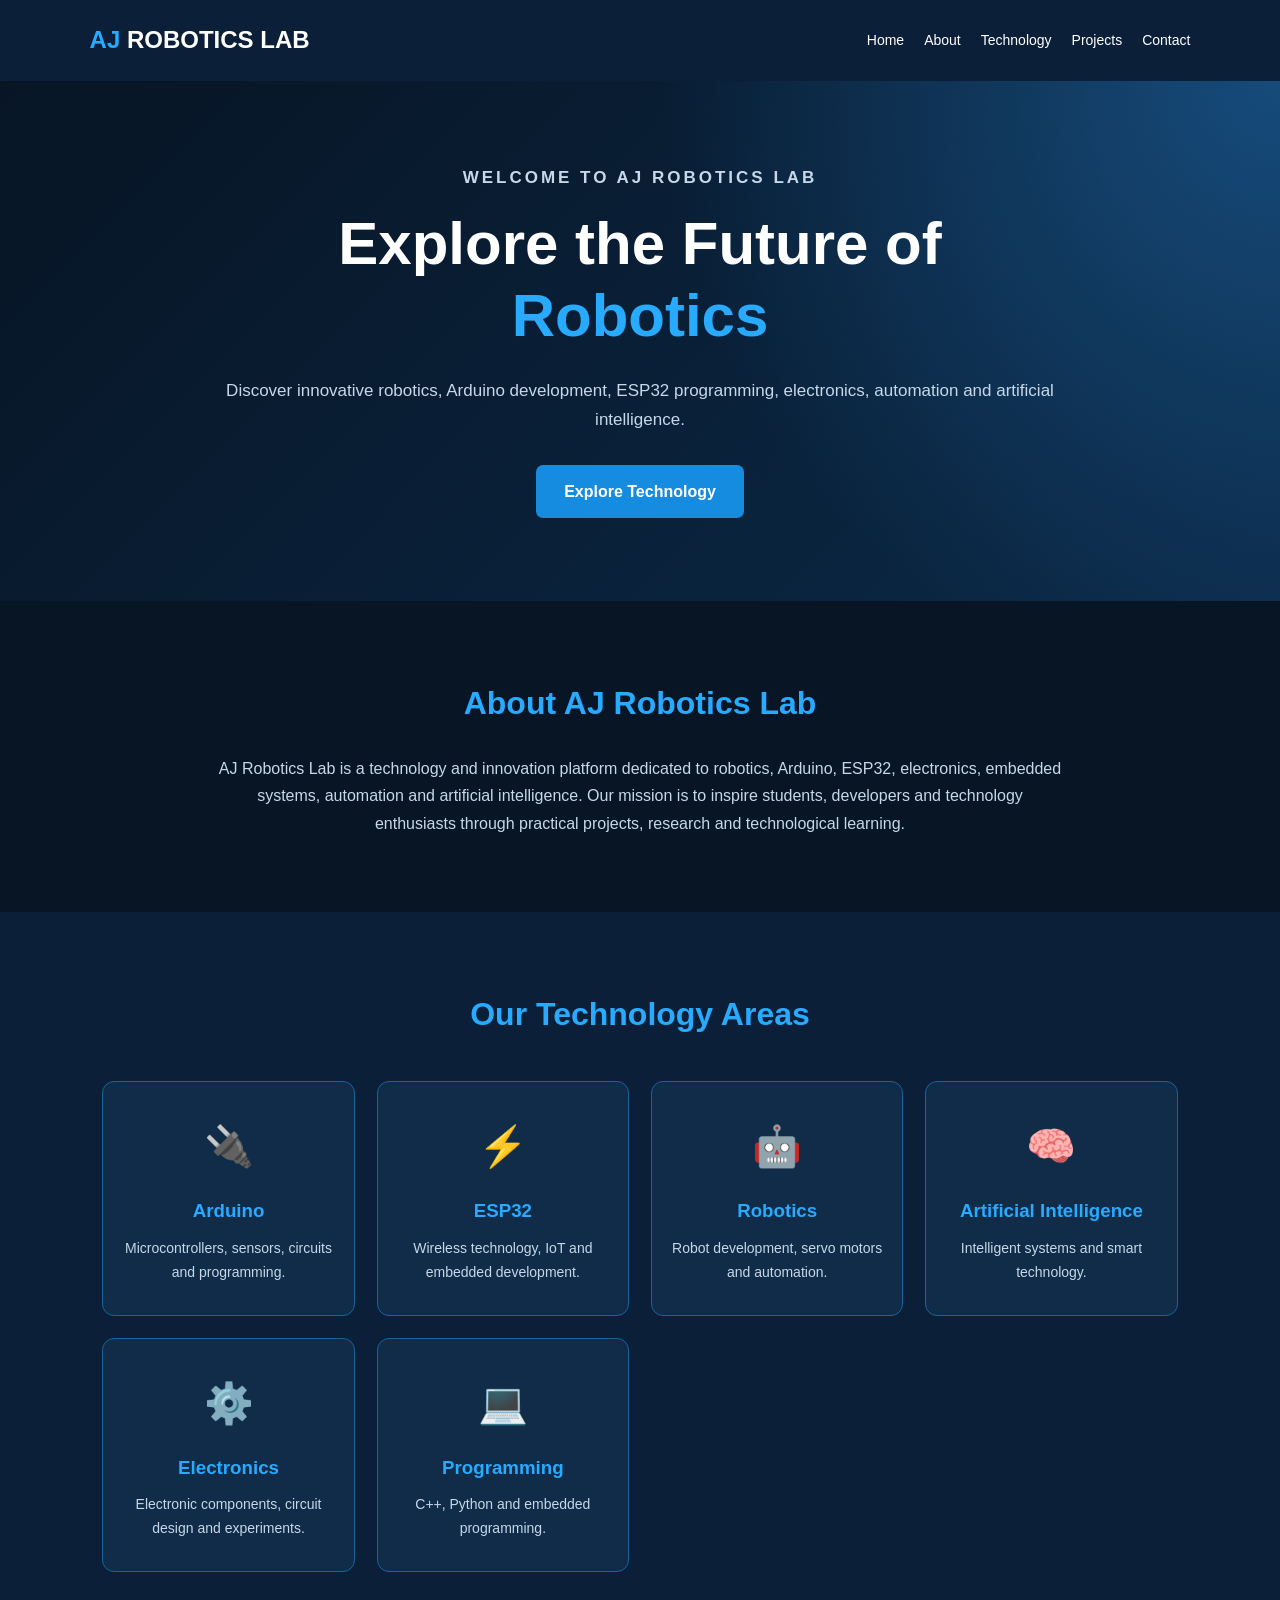
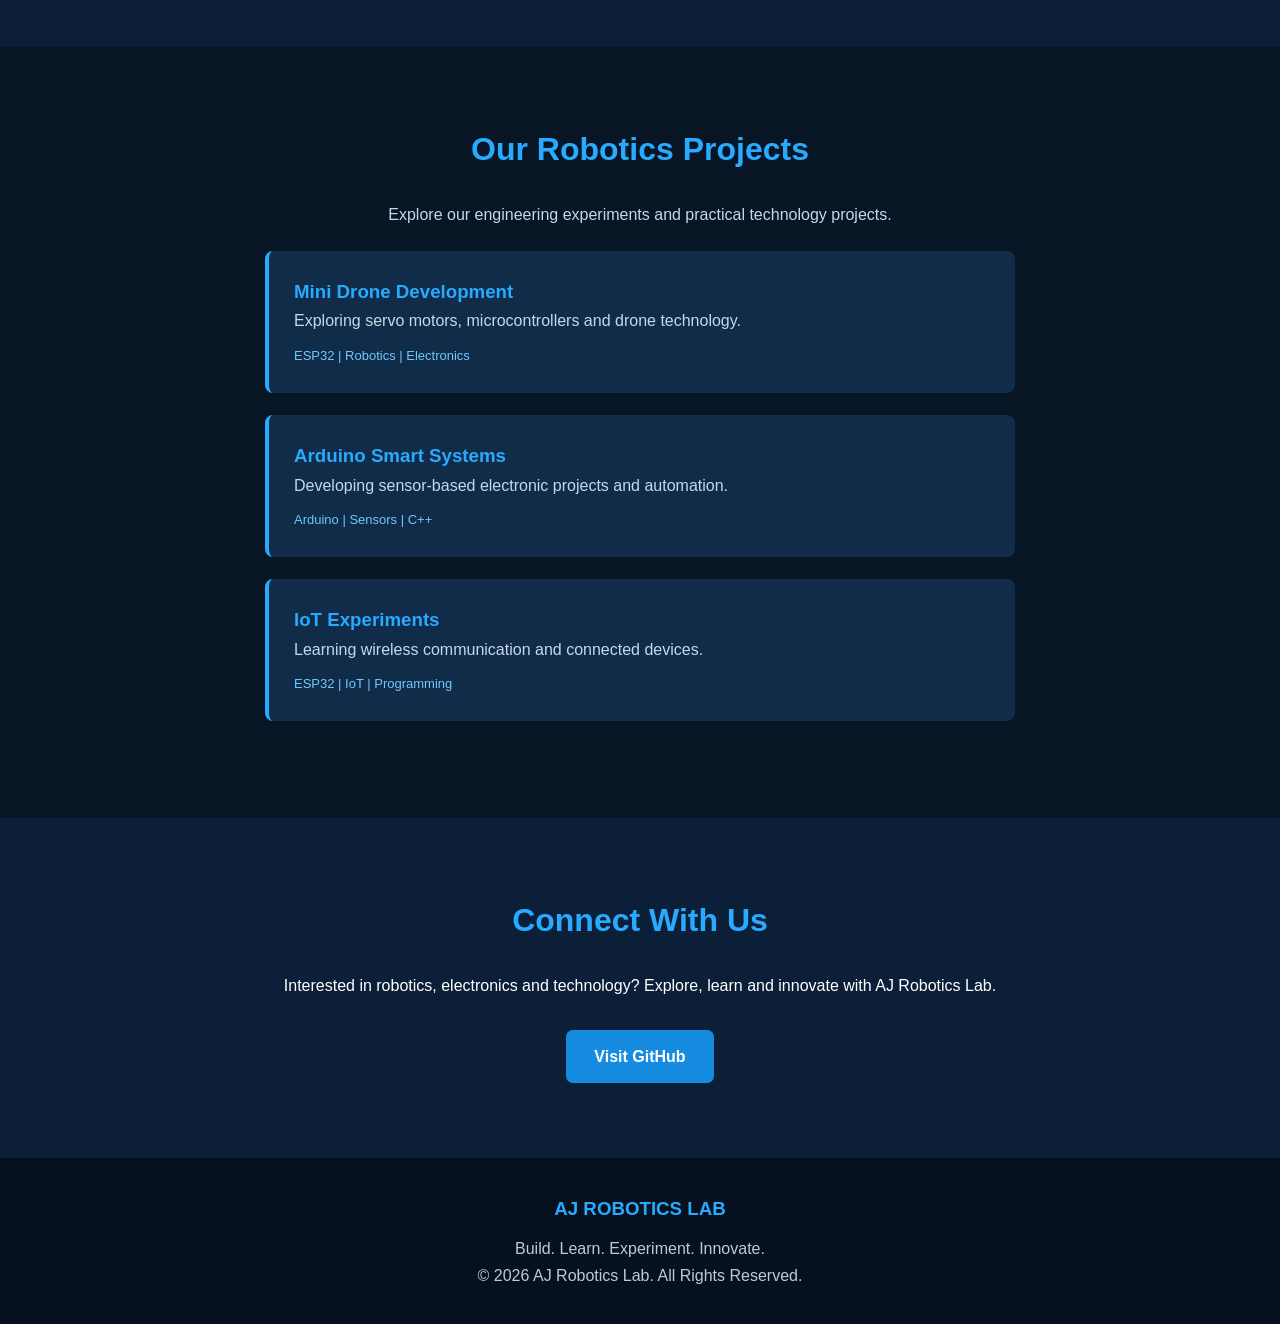
<file: index.html>
<!DOCTYPE html>
<html lang="en">
<head>
    <meta charset="UTF-8">
    <meta name="viewport" content="width=device-width, initial-scale=1.0">

    <title>AJ Robotics Lab | Robotics & Technology</title>

    <meta name="description" content="Explore robotics, Arduino, ESP32, electronics, artificial intelligence and automation with AJ Robotics Lab.">

    <link rel="stylesheet" href="style.css">
</head>

<body>

    <!-- HEADER -->
    <header>
        <div class="logo">AJ <span>ROBOTICS LAB</span></div>

        <nav>
            <a href="#home">Home</a>
            <a href="#about">About</a>
            <a href="#technology">Technology</a>
            <a href="#projects">Projects</a>
            <a href="#contact">Contact</a>
        </nav>
    </header>

    <!-- HOME -->
    <section id="home" class="hero">
        <div class="hero-content">
            <p class="tagline">WELCOME TO AJ ROBOTICS LAB</p>

            <h1>Explore the Future of <span>Robotics</span></h1>

            <p>
                Discover innovative robotics, Arduino development,
                ESP32 programming, electronics, automation and
                artificial intelligence.
            </p>

            <a href="#technology" class="btn">Explore Technology</a>
        </div>
    </section>

    <!-- ABOUT -->
    <section id="about" class="section">
        <h2>About AJ Robotics Lab</h2>

        <p class="section-text">
            AJ Robotics Lab is a technology and innovation platform
            dedicated to robotics, Arduino, ESP32, electronics,
            embedded systems, automation and artificial intelligence.

            Our mission is to inspire students, developers and
            technology enthusiasts through practical projects,
            research and technological learning.
        </p>
    </section>

    <!-- TECHNOLOGY -->
    <section id="technology" class="section dark-section">
        <h2>Our Technology Areas</h2>

        <div class="cards">

            <div class="card">
                <div class="card-icon">🔌</div>
                <h3>Arduino</h3>
                <p>Microcontrollers, sensors, circuits and programming.</p>
            </div>

            <div class="card">
                <div class="card-icon">⚡</div>
                <h3>ESP32</h3>
                <p>Wireless technology, IoT and embedded development.</p>
            </div>

            <div class="card">
                <div class="card-icon">🤖</div>
                <h3>Robotics</h3>
                <p>Robot development, servo motors and automation.</p>
            </div>

            <div class="card">
                <div class="card-icon">🧠</div>
                <h3>Artificial Intelligence</h3>
                <p>Intelligent systems and smart technology.</p>
            </div>

            <div class="card">
                <div class="card-icon">⚙️</div>
                <h3>Electronics</h3>
                <p>Electronic components, circuit design and experiments.</p>
            </div>

            <div class="card">
                <div class="card-icon">💻</div>
                <h3>Programming</h3>
                <p>C++, Python and embedded programming.</p>
            </div>

        </div>
    </section>

    <!-- PROJECTS -->
    <section id="projects" class="section">
        <h2>Our Robotics Projects</h2>

        <p class="section-text">
            Explore our engineering experiments and practical
            technology projects.
        </p>

        <div class="project-card">
            <h3>Mini Drone Development</h3>
            <p>Exploring servo motors, microcontrollers and drone technology.</p>
            <span>ESP32 | Robotics | Electronics</span>
        </div>

        <div class="project-card">
            <h3>Arduino Smart Systems</h3>
            <p>Developing sensor-based electronic projects and automation.</p>
            <span>Arduino | Sensors | C++</span>
        </div>

        <div class="project-card">
            <h3>IoT Experiments</h3>
            <p>Learning wireless communication and connected devices.</p>
            <span>ESP32 | IoT | Programming</span>
        </div>
    </section>

    <!-- CONTACT -->
    <section id="contact" class="section dark-section">
        <h2>Connect With Us</h2>

        <p>
            Interested in robotics, electronics and technology?
            Explore, learn and innovate with AJ Robotics Lab.
        </p>

        <a href="https://github.com/" class="btn" target="_blank" rel="noopener noreferrer">
            Visit GitHub
        </a>
    </section>

    <!-- FOOTER -->
    <footer>
        <h3>AJ ROBOTICS LAB</h3>
        <p>Build. Learn. Experiment. Innovate.</p>
        <p>© 2026 AJ Robotics Lab. All Rights Reserved.</p>
    </footer>

    <script src="script.js"></script>

</body>
</html>
</file>
<file: style.css>
/* AJ ROBOTICS LAB - MAIN STYLESHEET */

* {
    margin: 0;
    padding: 0;
    box-sizing: border-box;
}

html {
    scroll-behavior: smooth;
}

body {
    font-family: Arial, sans-serif;
    background: #071525;
    color: #ffffff;
    line-height: 1.7;
}

/* HEADER */

header {
    background: #0b2038;
    padding: 20px 7%;
    display: flex;
    justify-content: space-between;
    align-items: center;
    flex-wrap: wrap;
    gap: 15px;
    position: sticky;
    top: 0;
    z-index: 100;
}

.logo {
    color: #28aaff;
    font-size: 24px;
    font-weight: bold;
}

.logo span {
    color: #ffffff;
}

nav {
    display: flex;
    flex-wrap: wrap;
    gap: 20px;
}

nav a {
    color: #ffffff;
    text-decoration: none;
    font-size: 14px;
    transition: 0.3s;
}

nav a:hover {
    color: #28aaff;
}

/* HERO SECTION */

.hero {
    min-height: 520px;
    display: flex;
    align-items: center;
    justify-content: center;
    text-align: center;
    padding: 80px 20px;

    background:
        radial-gradient(circle at top right, #164b7b, transparent 45%),
        linear-gradient(135deg, #071525, #0b2947);
}

.hero-content {
    max-width: 850px;
}

.tagline {
    color: #28aaff;
    letter-spacing: 3px;
    font-weight: bold;
    margin-bottom: 15px;
}

.hero h1 {
    font-size: clamp(35px, 6vw, 60px);
    line-height: 1.2;
    margin-bottom: 25px;
}

.hero h1 span {
    color: #28aaff;
}

.hero-content p {
    color: #c6d8e9;
    font-size: 17px;
}

/* BUTTON */

.btn {
    display: inline-block;
    margin-top: 30px;
    padding: 13px 28px;
    background: #168ce0;
    color: white;
    border-radius: 7px;
    text-decoration: none;
    font-weight: bold;
    transition: 0.3s;
}

.btn:hover {
    background: #0871bd;
    transform: translateY(-3px);
}

/* GENERAL SECTIONS */

.section {
    padding: 75px 8%;
    text-align: center;
}

.section h2 {
    color: #28aaff;
    font-size: 32px;
    margin-bottom: 25px;
}

.section-text {
    max-width: 850px;
    margin: auto;
    color: #c6d8e9;
}

.dark-section {
    background: #0b2038;
}

/* TECHNOLOGY CARDS */

.cards {
    display: grid;
    grid-template-columns: repeat(auto-fit, minmax(210px, 1fr));
    gap: 22px;
    margin-top: 40px;
}

.card {
    background: #102c49;
    padding: 30px 20px;
    border: 1px solid #17649b;
    border-radius: 12px;
    transition: 0.3s;
}

.card:hover {
    transform: translateY(-7px);
    border-color: #28aaff;
    box-shadow: 0 10px 25px rgba(0, 140, 255, 0.15);
}

.card-icon {
    font-size: 40px;
    margin-bottom: 15px;
}

.card h3 {
    color: #28aaff;
    margin-bottom: 10px;
}

.card p {
    color: #c6d8e9;
    font-size: 14px;
}

/* PROJECT CARDS */

.project-card {
    max-width: 750px;
    margin: 22px auto;
    padding: 25px;
    text-align: left;
    background: #102c49;
    border-left: 4px solid #28aaff;
    border-radius: 8px;
}

.project-card h3 {
    color: #28aaff;
}

.project-card p {
    color: #c6d8e9;
}

.project-card span {
    display: inline-block;
    margin-top: 10px;
    color: #70c7ff;
    font-size: 13px;
}

/* FOOTER */

footer {
    text-align: center;
    padding: 35px 20px;
    background: #06101e;
    color: #b8cce0;
}

footer h3 {
    color: #28aaff;
    margin-bottom: 10px;
}

/* MOBILE RESPONSIVENESS */

@media (max-width: 650px) {

    header {
        flex-direction: column;
    }

    nav {
        justify-content: center;
        gap: 12px;
    }

    .hero {
        min-height: 430px;
    }

    .hero-content p {
        font-size: 15px;
    }

    .section {
        padding: 55px 6%;
    }

    .section h2 {
        font-size: 26px;
    }

}
</file>
